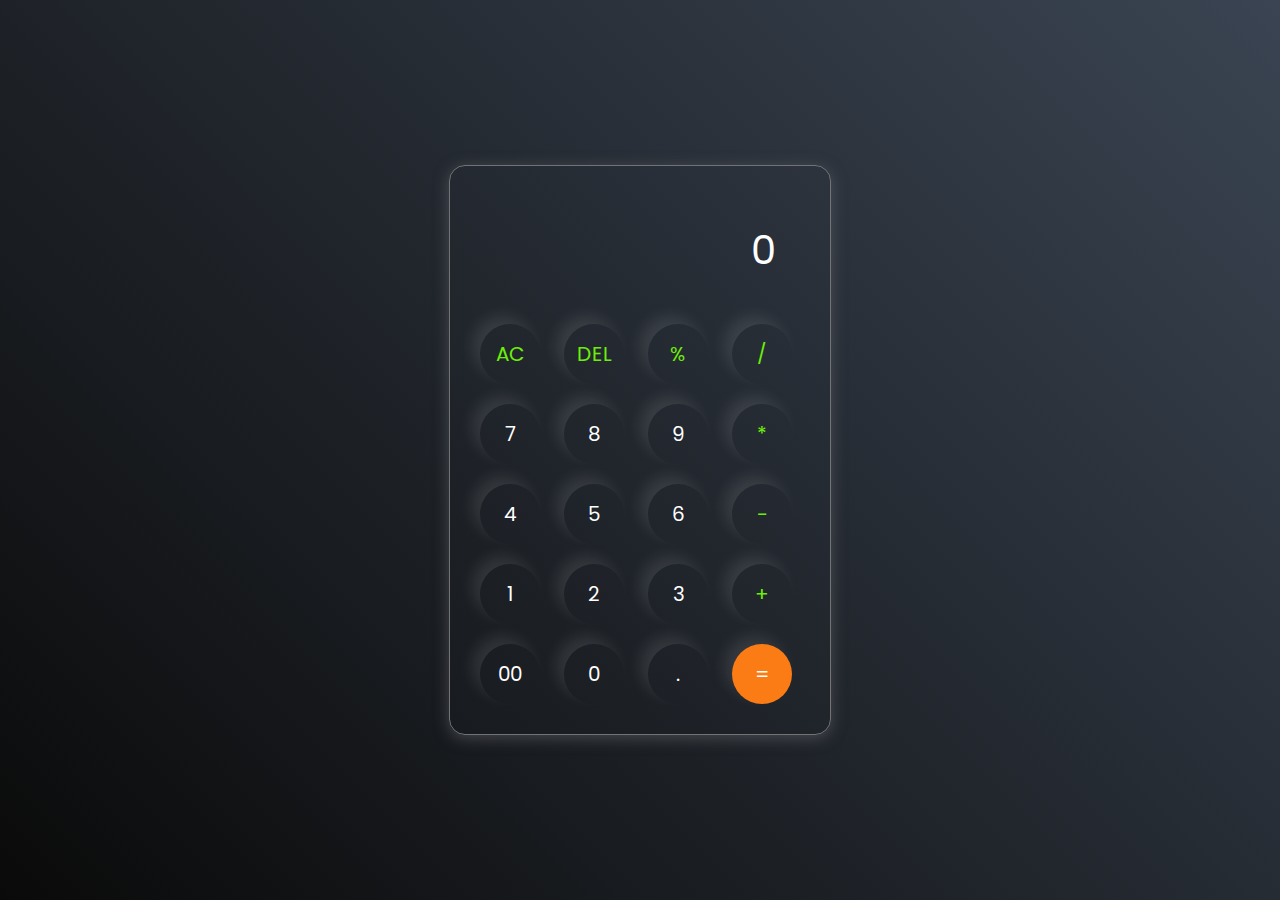
<file: Calculator/index.html>
<!DOCTYPE html>
<html lang="en">
  <head>
    <meta charset="UTF-8" />
    <meta http-equiv="X-UA-Compatible" content="IE=edge" />
    <meta name="viewport" content="width=device-width, initial-scale=1.0" />
    <link rel="stylesheet" href="styles.css" />
    <title>Simple Calculator</title>
    <link rel="icon" type="image/png" href="Calculator.png">
  </head>
  <body>
    <div class="container">
      <div class="calculator">
        <input type="text" id="inputBox" placeholder="0" />
        <div class="row">
          <button class="button operator">AC</button>
          <button class="button operator">DEL</button>
          <button class="button operator">%</button>
          <button class="button operator">/</button>
        </div>
        <div class="row">
          <button class="button">7</button>
          <button class="button">8</button>
          <button class="button">9</button>
          <button class="button operator">*</button>
        </div>
        <div class="row">
          <button class="button">4</button>
          <button class="button">5</button>
          <button class="button">6</button>
          <button class="button operator">-</button>
        </div>
        <div class="row">
          <button class="button">1</button>
          <button class="button">2</button>
          <button class="button">3</button>
          <button class="button operator">+</button>
        </div>

        <div class="row">
          <button class="button">00</button>
          <button class="button">0</button>
          <button class="button">.</button>
          <button class="button equalBtn">=</button>
        </div>
      </div>
    </div>

    <script src="index.js"></script>
  </body>
</html>
</file>
<file: Calculator/styles.css>
@import url('https://fonts.googleapis.com/css2?family=Poppins:wght@500&display=swap');

*{
    margin: 0;
    padding: 0;
    box-sizing: border-box;
    font-family: 'Poppins', sans-serif;
}

body{
    width: 100%;
    height: 100vh;
    display: flex;
    justify-content: center;
    align-items: center;
    background: linear-gradient(45deg, #0a0a0a, #3a4452);
}

.calculator{
    border: 1px solid #717377;
    padding: 20px;
    border-radius: 16px;
    background: transparent;
    box-shadow: 0px 3px 15px rgba(113, 115, 119, 0.5);

}

input{
    width: 320px;
    border: none;
    padding: 24px;
    margin: 10px;
    background: transparent;
    box-shadow: 0px 3px 15px rgbs(84, 84, 84, 0.1);
    font-size: 40px;
    text-align: right;
    cursor: pointer;
    color: #ffffff;
}

input::placeholder{
    color: #ffffff;
}

button{
    border: none;
    width: 60px;
    height: 60px;
    margin: 10px;
    border-radius: 50%;
    background: transparent;
    color: #ffffff;
    font-size: 20px;
    box-shadow: -8px -8px 15px rgba(255, 255, 255, 0.1);
    cursor: pointer;
}

.equalBtn{
    background-color: #fb7c14;
}

.operator{
    color: #6dee0a;
}
</file>
